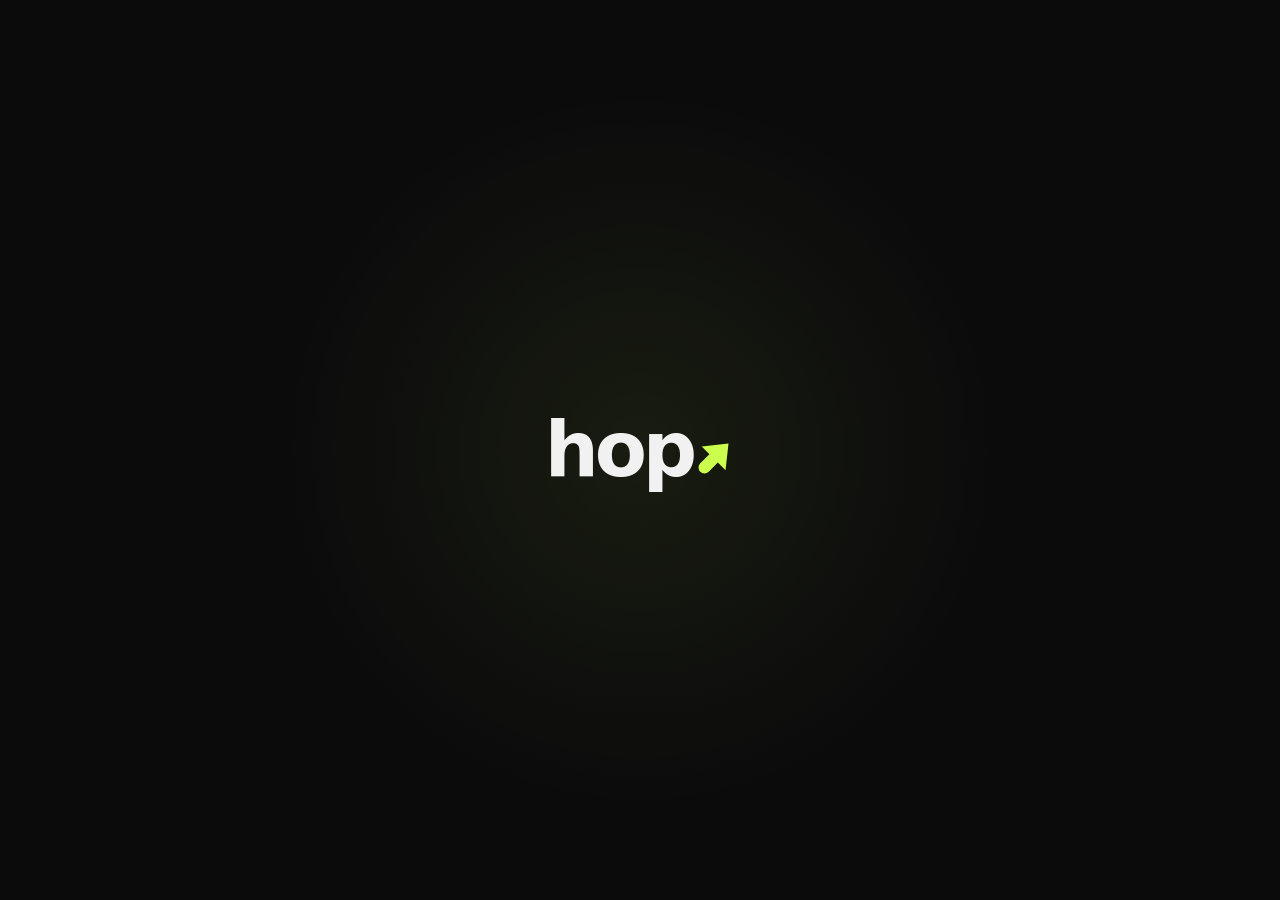
<file: hop/ui/index.html>
<!doctype html>
<html lang="en">
<head>
  <meta charset="utf-8">
  <title>Hop</title>
  <link rel="stylesheet" href="styles.css">
  <link rel="stylesheet" href="hop.css">
</head>
<body>
  <div id="splash" class="pywebview-drag-region">
    <div class="glow"></div>
    <span class="mark splash-mark" style="--size:76px"><span class="l">h</span><span class="l">o</span><span class="l">p</span><i class="go"></i></span>
  </div>

  <div id="app">
    <aside id="sidebar">
      <div class="titlebar pywebview-drag-region"></div>
      <div class="side-scroll">
        <div class="card composer">
          <button id="dropzone" class="dropzone">
            <div class="dz-icon" data-icon="upload"></div>
            <b>Drop files to send</b>
            <span>Any file, any size · folders keep their structure</span>
          </button>
          <div class="selection hidden" id="selection">
            <div class="sel-icon" data-icon="layers"></div>
            <div class="t"><b id="sel-title"></b><span id="sel-sub"></span></div>
            <button class="btn-icon" id="sel-clear" title="Clear"><i data-icon="x"></i></button>
          </div>
          <div class="row2">
            <button class="btn-quiet" id="add-files"><i data-icon="file"></i>Add files</button>
            <button class="btn-quiet" id="add-folder"><i data-icon="folder"></i>Add folder</button>
          </div>

          <div class="label label-row"><span>Send to</span><span class="scan" id="scan"><i></i>Looking nearby</span></div>
          <div class="devices" id="devices"></div>
          <button class="add-addr" id="add-addr"><i data-icon="plus"></i>Add someone by Hop code</button>

          <button class="btn-primary" id="send-btn" disabled><i data-icon="send"></i><span>Send</span></button>
        </div>
      </div>

      <footer id="footer">
        <button class="frow" id="name-row" title="Rename this computer"><i data-icon="monitor"></i><span>Visible as</span><span class="path" id="my-name"></span></button>
        <button class="frow" id="save-row" title="Open the folder"><i data-icon="folder"></i><span>Saving to</span><span class="path" id="save-path"></span></button>
        <div class="frow brandrow">
          <span class="mark" style="--size:13px;--knock:var(--sidebar)">hop<i class="go"></i></span>
          <span id="version"></span>
          <button class="update-pill hidden" id="update-pill"></button>
        </div>
      </footer>
    </aside>

    <main id="content">
      <div class="topbar pywebview-drag-region">
        <div class="stats" id="stats"></div>
        <div class="top-actions">
          <button class="btn-quiet" id="open-phone"><i data-icon="phone"></i>Phone</button>
          <button class="btn-icon filled" id="open-inbox" title="Show received files"><i data-icon="inbox"></i></button>
          <button class="btn-icon filled" id="open-settings" title="Settings"><i data-icon="gear"></i></button>
        </div>
      </div>
      <div id="list" class="list"></div>
      <div id="empty" class="empty">
        <div class="logomark lg"><span class="mark" style="--size:30px;--knock:#1d1d1f">hop<i class="go"></i></span></div>
        <h3>Drop files, pick a device</h3>
        <p>Files go straight across your Wi-Fi, end-to-end encrypted.<br>Nothing touches the cloud.</p>
        <div class="chips"><span class="chip">Mac</span><span class="chip">Windows</span><span class="chip">iPhone</span><span class="chip">Android</span><span class="chip">Any size</span><span class="chip">Resumes</span></div>
      </div>
    </main>
  </div>

  <div id="welcome" class="hidden"></div>
  <div id="drop" class="hidden"><div class="drop-frame"></div><div class="drop-inner"><span class="mark" style="--size:54px;--knock:#121213">hop<i class="go"></i></span>Drop to send</div></div>
  <div id="modal-root"></div>
  <div id="toasts"></div>
  <script src="app.js"></script>
</body>
</html>
</file>
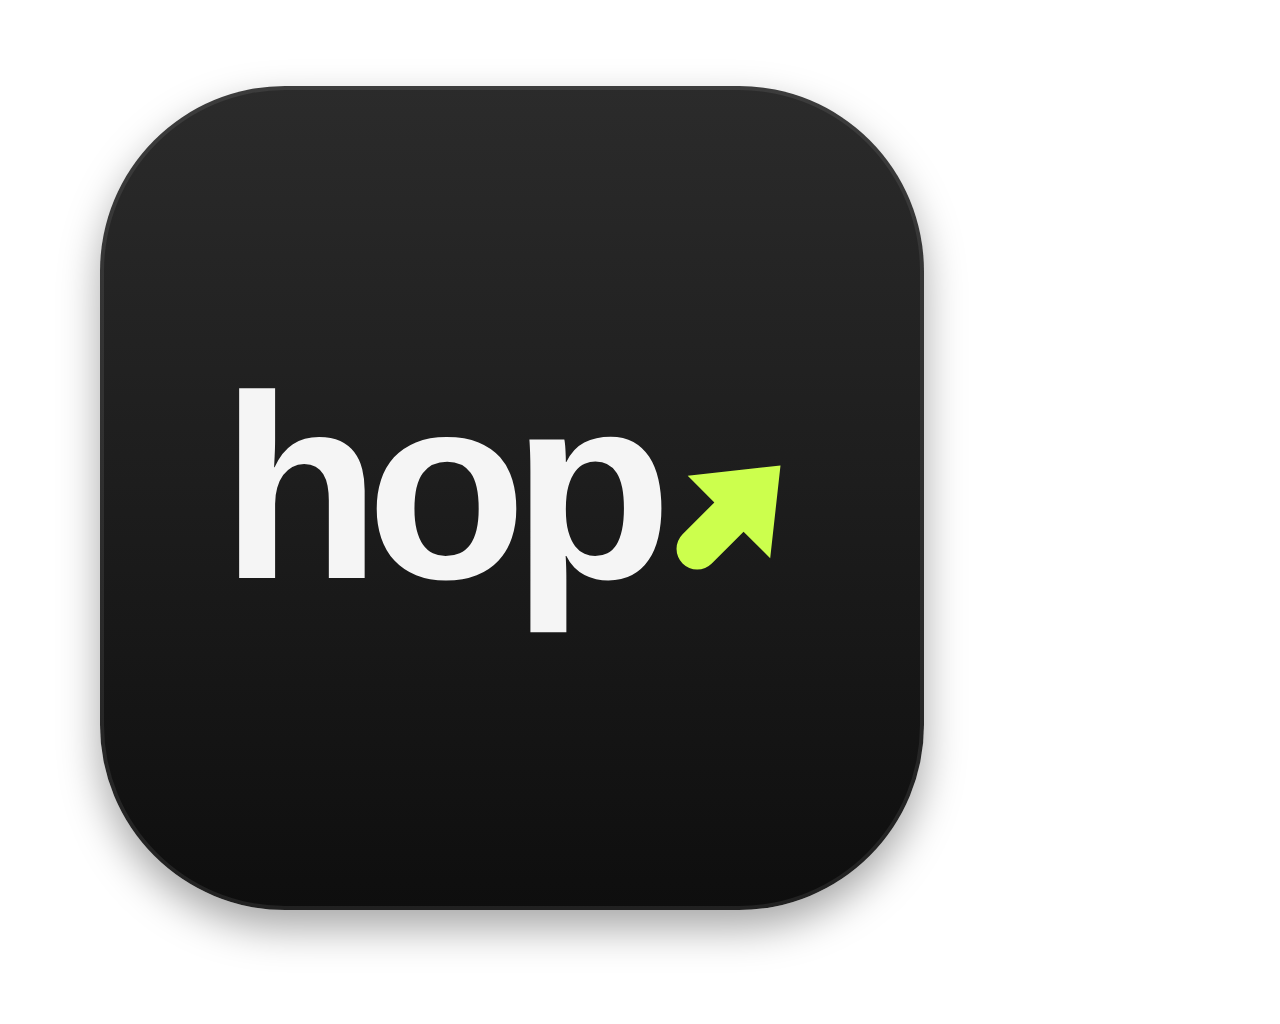
<file: assets/make_icon.html>
<!doctype html>
<!-- Renders the Hop icon: "hop" in a heavy grotesk followed by a lime send arrow.
     Same tile, gradient and type as the Dwn and Tag icons so the apps read as a family.
       node assets/make_icon.js && python assets/make_icon.py -->
<html><head><style>
  html, body { margin: 0; width: 1024px; height: 1024px; background: transparent; }
  .tile { position: absolute; left: 100px; top: 86px; width: 824px; height: 824px; border-radius: 185px;
    background: linear-gradient(#2b2b2b, #0e0e0e); box-shadow: 0 0 0 4px rgba(255,255,255,.08) inset, 0 18px 40px rgba(0,0,0,.35);
    display: flex; align-items: center; justify-content: center; }
  .mark { position: relative; display: inline-block; font: 900 262px/1 "Inter Display", "Inter", sans-serif; letter-spacing: -.055em;
    color: #f5f5f5; padding-right: .055em; margin-top: -20px; }
  .go { display: inline-block; width: .46em; height: .46em; margin-left: .04em; vertical-align: baseline;
  background: url("data:image/svg+xml,%3Csvg xmlns='http://www.w3.org/2000/svg' viewBox='2.46 -2.46 100 100'%3E%3Cpath transform='rotate(45 50 50)' fill='%23ccff4d' d='M33 46V83A17 17 0 0 0 67 83V46H98L50 -14L2 46Z'/%3E%3C/svg%3E") center / contain no-repeat; }
</style></head><body><div class="tile"><span class="mark">hop<i class="go"></i></span></div></body></html>
</file>
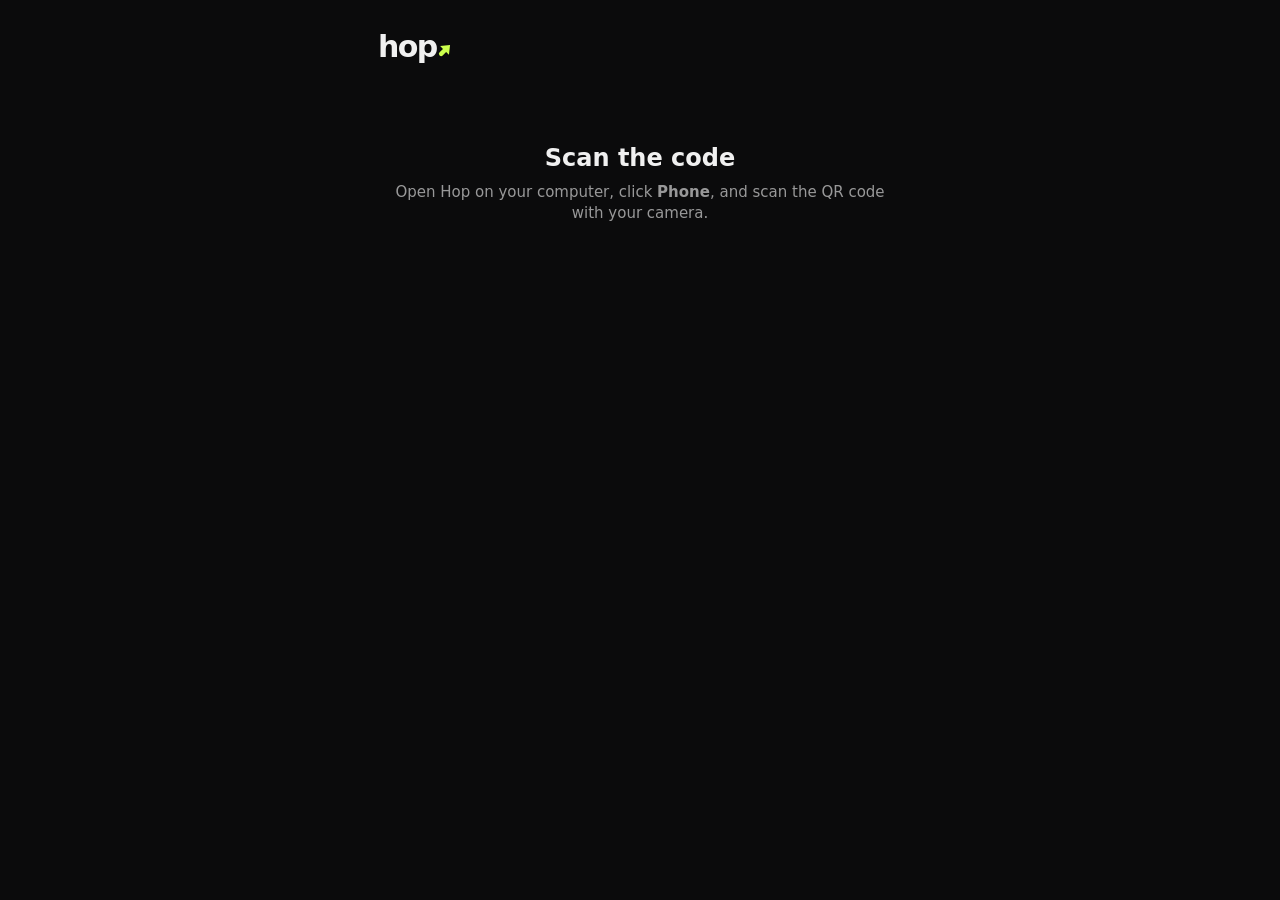
<file: hop/web/phone.html>
<!doctype html>
<html lang="en">
<head>
  <meta charset="utf-8">
  <meta name="viewport" content="width=device-width, initial-scale=1, viewport-fit=cover">
  <meta name="theme-color" content="#0b0b0c">
  <meta name="color-scheme" content="dark">
  <title>Hop</title>
  <link rel="icon" href="icon.png">
  <link rel="apple-touch-icon" href="icon.png">
  <link rel="stylesheet" href="phone.css">
</head>
<body>
  <header>
    <span class="mark">hop<i class="go"></i></span>
    <span class="conn" id="conn"><i></i><span>Connecting…</span></span>
  </header>

  <main id="main" class="hidden">
    <label class="send" id="send-label">
      <input type="file" id="picker" multiple>
      <span class="send-icon"><svg viewBox="0 0 24 24"><path d="M12 15V4"/><path d="m7 9 5-5 5 5"/><path d="M4 15v3a2 2 0 0 0 2 2h12a2 2 0 0 0 2-2v-3"/></svg></span>
      <b id="send-title">Send to computer</b>
      <span>Photos, videos, any file</span>
    </label>

    <section id="inbox-sec" class="hidden">
      <h2>From <span id="pc-name">your computer</span></h2>
      <div id="inbox" class="list"></div>
    </section>

    <section id="sent-sec" class="hidden">
      <h2>Sent</h2>
      <div id="sent" class="list"></div>
    </section>

    <p class="note"><svg viewBox="0 0 24 24"><rect x="4" y="11" width="16" height="10" rx="2"/><path d="M8 11V7a4 4 0 0 1 8 0v4"/></svg>
      End-to-end encrypted over your Wi-Fi. Nothing is uploaded to the internet.</p>
  </main>

  <div id="nokey" class="hidden center">
    <h1>Scan the code</h1>
    <p>Open Hop on your computer, click <b>Phone</b>, and scan the QR code with your camera.</p>
  </div>

  <script src="nacl-fast.min.js"></script>
  <script src="phone.js"></script>
</body>
</html>
</file>
<file: hop/ui/styles.css>
/* Design system shared with Dwn: near-black surfaces, fill-only controls,
   white primary actions, one lime accent. */
:root {
  --bg: #0b0b0c;
  --sidebar: #101012;
  --card: #17171a;
  --raised: #212125;
  --fill: rgba(255,255,255,.055);
  --fill-hover: rgba(255,255,255,.085);
  --fill-on: rgba(255,255,255,.12);
  --stroke: rgba(255,255,255,.075);
  --stroke-strong: rgba(255,255,255,.14);
  --text: rgba(255,255,255,.94);
  --text2: rgba(255,255,255,.56);
  --text3: rgba(255,255,255,.34);
  --accent: #ccff4d;
  --warn: #ffb359;
  --danger: #ff6b66;
  --r: 10px;
  --control: 36px;
  --control-lg: 44px;
  --font: -apple-system, BlinkMacSystemFont, "SF Pro Text", "Segoe UI Variable Text", "Segoe UI", system-ui, sans-serif;
  --font-display: -apple-system, BlinkMacSystemFont, "SF Pro Display", "Segoe UI Variable Display", "Segoe UI", system-ui, sans-serif;
}
* { box-sizing: border-box; margin: 0; padding: 0; }
html, body { height: 100%; background: var(--bg); color: var(--text); font: 13px/1.35 var(--font);
  -webkit-font-smoothing: antialiased; user-select: none; -webkit-user-select: none; overflow: hidden; cursor: default; }
button { font: inherit; color: inherit; background: none; border: 0; cursor: default; text-align: inherit; }
ul { list-style: none; }
.hidden { display: none !important; }
.faint { color: var(--text3); }
::-webkit-scrollbar { width: 10px; }
::-webkit-scrollbar-thumb { background: rgba(255,255,255,.12); border-radius: 10px; border: 3px solid transparent; background-clip: padding-box; }
svg.i { width: 14px; height: 14px; flex: none; stroke: currentColor; fill: none; stroke-width: 1.8; stroke-linecap: round; stroke-linejoin: round; display: block; }

/* ---------- the mark: "hop" and a lime send arrow (as "dwn" has its arrow, "tag" its strike, "pxl" its pixel) ---------- */
.mark { position: relative; display: inline-block; font: 900 var(--size, 40px)/1 var(--font-display); letter-spacing: -.055em;
  color: var(--text); padding-right: .055em; white-space: nowrap; }
.mark .go { display: inline-block; width: .46em; height: .46em; margin-left: .04em; vertical-align: baseline;
  background: url("data:image/svg+xml,%3Csvg xmlns='http://www.w3.org/2000/svg' viewBox='2.46 -2.46 100 100'%3E%3Cpath transform='rotate(45 50 50)' fill='%23ccff4d' d='M33 46V83A17 17 0 0 0 67 83V46H98L50 -14L2 46Z'/%3E%3C/svg%3E") center / contain no-repeat; }
.logomark { width: 40px; height: 40px; border-radius: 11px; flex: none; display: flex; align-items: center; justify-content: center;
  background: linear-gradient(#2b2b2d, #121213); border: 1px solid var(--stroke-strong); box-shadow: 0 4px 14px rgba(0,0,0,.35); }
.logomark .mark { --knock: #1d1d1f; margin-top: -.12em; font-size: calc(var(--size, 40px) * .78); }
.logomark.lg { width: 76px; height: 76px; border-radius: 21px; }

/* ---------- surfaces & controls ---------- */
.card { background: var(--card); border: 1px solid var(--stroke); border-radius: 16px; }
.card.pad { padding: 14px; display: flex; flex-direction: column; gap: 10px; }
.label { font-size: 11.5px; font-weight: 600; color: var(--text3); }

.btn-primary { display: flex; align-items: center; justify-content: center; gap: 8px; width: 100%; height: var(--control-lg);
  border-radius: var(--r); background: rgba(255,255,255,.95); color: #000; font-weight: 600; font-size: 13.5px;
  transition: transform .1s, background .12s; }
.btn-primary:hover { background: #fff; }
.btn-primary:active { transform: scale(.985); background: rgba(255,255,255,.8); }
.btn-primary:disabled { background: var(--fill); color: var(--text3); transform: none; }
.btn-primary svg.i { stroke-width: 2.2; }
.btn-quiet { display: inline-flex; align-items: center; justify-content: center; gap: 7px; height: var(--control); padding: 0 12px;
  border-radius: var(--r); background: var(--fill); color: var(--text); font-weight: 500; font-size: 12.5px; transition: background .12s; white-space: nowrap; }
.btn-quiet:hover { background: var(--fill-hover); }
.btn-quiet:active { background: var(--fill-on); }
.btn-quiet svg.i { color: var(--text2); }
.btn-icon { display: inline-flex; align-items: center; justify-content: center; width: 28px; height: 28px; border-radius: 8px;
  color: var(--text2); transition: background .12s, color .12s; flex: none; }
.btn-icon:hover { background: var(--fill-hover); color: var(--text); }

/* ---------- layout ---------- */
#app { position: fixed; inset: 0; display: flex; opacity: 0; transition: opacity .5s; }
#app.in { opacity: 1; }
#sidebar { width: 340px; flex: none; display: flex; flex-direction: column; background: var(--sidebar); border-right: 1px solid var(--stroke); position: relative; }
.titlebar { position: absolute; top: 0; left: 0; right: 0; height: 40px; z-index: 2; }
.side-scroll { flex: 1; overflow-y: auto; padding: 44px 14px 12px; display: flex; flex-direction: column; gap: 12px; }
.side-scroll::-webkit-scrollbar { display: none; }
body.win .side-scroll { padding-top: 16px; }
body.win .titlebar { display: none; }

.brand { display: flex; align-items: center; gap: 12px; padding: 2px 4px 6px; }
.brand b { display: block; font: 700 15px var(--font-display); letter-spacing: -.01em; }
.brand span { font-size: 11.5px; }

.add-card { padding: 8px; display: flex; flex-direction: column; gap: 8px; }
.dropzone { display: flex; flex-direction: column; align-items: center; justify-content: center; gap: 6px; height: 120px; width: 100%;
  border-radius: 12px; border: 1.5px dashed rgba(255,255,255,.13); text-align: center; transition: border-color .15s, background .15s; }
.dropzone:hover, body.dragging .dropzone { border-color: rgba(204,255,77,.6); background: rgba(204,255,77,.035); }
.dropzone b { font-weight: 600; font-size: 13.5px; }
.dropzone span { color: var(--text3); font-size: 11px; letter-spacing: .02em; }
.dz-icon { width: 38px; height: 38px; border-radius: 11px; background: var(--fill); display: flex; align-items: center; justify-content: center;
  color: var(--accent); margin-bottom: 2px; }
.dz-icon svg.i { width: 18px; height: 18px; stroke-width: 2; }
.row2 { display: flex; gap: 8px; }
.row2 .btn-quiet { flex: 1; }

.radio-list { border-radius: 12px; overflow: hidden; background: var(--fill); }
.radio-list button { display: flex; align-items: center; gap: 12px; width: 100%; padding: 10px 12px; }
.radio-list button + button { border-top: 1px solid var(--stroke); }
.radio-list button:hover { background: rgba(255,255,255,.025); }
.radio-list .dot { width: 14px; height: 14px; border-radius: 50%; border: 1.5px solid var(--text3); flex: none; transition: border .15s; }
.radio-list button.on .dot { border: 4px solid var(--accent); }
.radio-list div { min-width: 0; }
.radio-list b { display: block; font-weight: 500; }
.radio-list span { display: block; color: var(--text3); font-size: 11.5px; overflow: hidden; text-overflow: ellipsis; white-space: nowrap; direction: rtl; text-align: left; }

.removes { display: flex; flex-direction: column; gap: 10px; }
.removes li { display: flex; gap: 10px; align-items: flex-start; }
.removes li > svg.i { color: var(--text3); margin-top: 1px; width: 15px; height: 15px; }
.removes b { display: block; font-weight: 500; }
.removes span { display: block; color: var(--text3); font-size: 11.5px; }
.keeps { display: flex; gap: 8px; align-items: center; color: var(--text2); font-size: 11.5px; padding-top: 10px; border-top: 1px solid var(--stroke); }
.keeps svg.i { color: var(--accent); stroke-width: 2.4; }

.side-foot { padding: 12px 14px 14px; display: flex; flex-direction: column; gap: 10px; border-top: 1px solid var(--stroke); }
.foot-note { color: var(--text3); font-size: 11.5px; display: flex; gap: 6px; align-items: center; justify-content: center; }
.foot-note .ok { width: 6px; height: 6px; border-radius: 50%; background: var(--accent); }
.foot-note .bad { width: 6px; height: 6px; border-radius: 50%; background: var(--warn); }

.progress { height: 4px; border-radius: 4px; background: var(--raised); overflow: hidden; }
.progress > div { height: 100%; width: 0; background: var(--accent); border-radius: 4px; transition: width .35s ease-out; min-width: 6px; }

#content { flex: 1; display: flex; flex-direction: column; min-width: 0; background: linear-gradient(to bottom, rgba(0,0,0,.35), var(--bg) 25%); position: relative; }
.topbar { height: 64px; flex: none; display: flex; align-items: center; padding: 14px 18px 6px 24px; gap: 10px; }
.stats { display: flex; gap: 8px; align-items: center; }
.stat { display: inline-flex; align-items: baseline; gap: 6px; padding: 6px 12px; border-radius: 999px; background: var(--card); border: 1px solid var(--stroke);
  font-size: 12px; color: var(--text2); }
.stat b { font: 700 13px var(--font-display); color: var(--text); font-variant-numeric: tabular-nums; }
.stat.warn b { color: var(--warn); }
.stat.lime b { color: var(--accent); }
.top-actions { margin-left: auto; display: flex; gap: 8px; }
.list { flex: 1; overflow-y: auto; padding: 4px 18px 60px 18px; }

/* ---------- rows ---------- */
.row { display: flex; align-items: center; gap: 14px; padding: 10px; border-radius: 14px; animation: up .25s ease-out; position: relative; }
.row:hover { background: var(--card); }
.thumb { width: 64px; height: 44px; border-radius: 8px; overflow: hidden; background: var(--fill); flex: none; position: relative;
  display: flex; align-items: center; justify-content: center; color: var(--text3); }
.thumb img { width: 100%; height: 100%; object-fit: cover; display: block; animation: fade .25s; }
.thumb .ext { position: absolute; left: 4px; bottom: 3px; font-size: 9px; font-weight: 700; color: #fff; background: rgba(0,0,0,.7);
  border-radius: 4px; padding: 0 4px; letter-spacing: .03em; }
.row .meta { flex: 1; min-width: 0; display: flex; flex-direction: column; gap: 5px; }
.row .title { font-weight: 500; font-size: 13.5px; white-space: nowrap; overflow: hidden; text-overflow: ellipsis; }
.row .tags { display: flex; gap: 5px; flex-wrap: wrap; align-items: center; min-height: 18px; }
.tag { display: inline-flex; align-items: center; gap: 4px; padding: 1px 7px; border-radius: 999px; font-size: 11px; font-weight: 600;
  background: rgba(255,179,89,.11); color: var(--warn); white-space: nowrap; }
.tag.removed { background: var(--fill); color: var(--text3); text-decoration: line-through; text-decoration-color: var(--accent); text-decoration-thickness: 1.5px; }
.tag.more { background: var(--fill); color: var(--text2); }
.sub { color: var(--text3); font-size: 11.5px; display: flex; gap: 6px; align-items: center; white-space: nowrap; overflow: hidden; }
.sub .path { overflow: hidden; text-overflow: ellipsis; }
.err { color: var(--warn); font-size: 11.5px; }

.status { flex: none; display: inline-flex; align-items: center; gap: 6px; height: 26px; padding: 0 10px; border-radius: 999px;
  font-size: 11.5px; font-weight: 600; background: var(--fill); color: var(--text2); white-space: nowrap; }
.status svg.i { width: 12px; height: 12px; stroke-width: 2.6; }
.status.done { background: var(--accent); color: #000; }
.status.ai { background: rgba(255,179,89,.13); color: var(--warn); }
.status.failed { background: rgba(255,107,102,.13); color: var(--danger); }
.status.busy { position: relative; overflow: hidden; }
.status.busy::after { content: ""; position: absolute; inset: 0; background: linear-gradient(90deg, transparent, rgba(204,255,77,.25), transparent);
  animation: shimmer 1.1s linear infinite; }
.acts { display: flex; gap: 2px; opacity: 0; transition: opacity .12s; }
.row:hover .acts { opacity: 1; }

.empty { position: absolute; inset: 64px 0 0 0; display: flex; flex-direction: column; align-items: center; justify-content: center; gap: 16px;
  text-align: center; padding: 0 40px 40px; pointer-events: none; }
.empty h3 { font: 700 20px var(--font-display); margin-top: 6px; }
.empty p { color: var(--text2); font-size: 13.5px; line-height: 1.5; }
.chips { display: flex; gap: 6px; flex-wrap: wrap; justify-content: center; max-width: 460px; margin-top: 4px; }
.chip { padding: 4px 10px; border-radius: 999px; background: var(--card); border: 1px solid var(--stroke); color: var(--text3); font-size: 11.5px; font-weight: 500; }
.pixel-note { position: absolute; left: 0; right: 0; bottom: 0; padding: 10px 24px 14px; display: flex; gap: 8px; align-items: center; justify-content: center;
  color: var(--text3); font-size: 11.5px; background: linear-gradient(transparent, var(--bg) 45%); pointer-events: none; }

/* ---------- splash ---------- */
#splash { position: fixed; inset: 0; display: flex; flex-direction: column; align-items: center; justify-content: center; gap: 26px;
  background: var(--bg); z-index: 40; transition: opacity .5s, transform .5s; }
#splash.out { opacity: 0; transform: scale(1.04); pointer-events: none; }
#splash .glow { position: absolute; inset: 0; background: radial-gradient(circle at 50% 50%, rgba(204,255,77,.07), transparent 360px);
  opacity: 0; animation: fadein 1.2s .5s ease-out forwards; }
/* Hop's own entrance: the letters spring up from the baseline one after another, then the arrow is
   sent: it shoots in from the lower left trailing a lime streak, overshoots up and to the right, and
   settles. */
.splash-mark .l { display: inline-block; opacity: 0; transform-origin: 50% 100%; animation: hop-spring .5s cubic-bezier(.34,1.56,.64,1) .05s forwards; }
.splash-mark .l:nth-child(2) { animation-delay: .12s; }
.splash-mark .l:nth-child(3) { animation-delay: .19s; }
.splash-mark .go { position: relative; opacity: 0; transform: translate(-.55em, .55em) scale(.5);
  animation: hop-send .6s cubic-bezier(.2,.9,.3,1.25) .62s forwards; }
.splash-mark .go::before { content: ""; position: absolute; left: -.62em; bottom: .03em; width: .7em; height: .07em; border-radius: 1em;
  background: linear-gradient(90deg, transparent, rgba(204,255,77,.7)); transform: rotate(-45deg); transform-origin: right center;
  opacity: 0; animation: hop-streak .7s ease-out .62s forwards; }
@keyframes hop-spring { 0% { opacity: 0; transform: scale(.2); } 30% { opacity: 1; } 100% { opacity: 1; transform: none; } }
@keyframes hop-send { 0% { opacity: 0; transform: translate(-.55em, .55em) scale(.5); } 25% { opacity: 1; } 100% { opacity: 1; transform: none; } }
@keyframes hop-streak { 0% { opacity: 0; } 30% { opacity: 1; } 100% { opacity: 0; transform: rotate(-45deg) scaleX(.2); } }
.splash-status { color: var(--text3); font-weight: 600; font-size: 13px; letter-spacing: .02em; opacity: 0; animation: fadein .4s .9s forwards; }

/* ---------- drop overlay ---------- */
#drop { position: fixed; inset: 0; background: rgba(11,11,12,.8); z-index: 60; pointer-events: none; animation: fade .12s; }
.drop-frame { position: absolute; inset: 14px; border: 2px dashed var(--accent); border-radius: 22px; }
.drop-inner { position: absolute; inset: 0; display: flex; flex-direction: column; align-items: center; justify-content: center; gap: 22px;
  font: 700 20px var(--font-display); }
.drop-inner .mark { --knock: #121213; }

/* ---------- modal ---------- */
.modal-back { position: fixed; inset: 0; background: rgba(0,0,0,.55); display: flex; align-items: center; justify-content: center; z-index: 50; animation: fade .15s; }
.modal { width: 520px; max-height: calc(100vh - 60px); overflow: auto; background: var(--sidebar); border: 1px solid var(--stroke-strong); border-radius: 18px;
  box-shadow: 0 20px 60px rgba(0,0,0,.6); animation: pop .2s cubic-bezier(.3,.9,.3,1); padding: 20px; display: flex; flex-direction: column; gap: 14px; }
.modal-head { display: flex; gap: 14px; align-items: center; }
.modal-head .thumb { width: 84px; height: 58px; }
.modal-head .t { flex: 1; min-width: 0; }
.modal h2 { font: 700 17px var(--font-display); white-space: nowrap; overflow: hidden; text-overflow: ellipsis; }
.group { background: var(--card); border: 1px solid var(--stroke); border-radius: 12px; padding: 4px 14px; }
.group > div { padding: 9px 0; display: flex; gap: 10px; align-items: center; }
.group > div + div { border-top: 1px solid var(--stroke); }
.group .k { flex: 1; color: var(--text2); }
.group .v { color: var(--text); font-weight: 500; text-align: right; }
.group .empty-row { color: var(--text3); }
.modal .foot { display: flex; gap: 8px; justify-content: flex-end; }

/* ---------- toasts ---------- */
#toasts { position: fixed; left: 340px; right: 0; bottom: 44px; display: flex; flex-direction: column; align-items: center; gap: 6px; pointer-events: none; z-index: 100; }
.toast { pointer-events: auto; display: flex; align-items: center; gap: 10px; padding: 10px 16px; border-radius: 999px; background: var(--raised);
  border: 1px solid var(--stroke-strong); box-shadow: 0 6px 24px rgba(0,0,0,.4); font-weight: 500; max-width: 560px; animation: up .25s ease-out; }
.toast svg.i { color: var(--accent); stroke-width: 2.4; }
.toast.err svg.i { color: var(--warn); }
.toast button { color: var(--accent); font-weight: 600; margin-left: 4px; }

@keyframes up { from { transform: translateY(8px); opacity: 0; } }
@keyframes fade { from { opacity: 0; } }
@keyframes pop { from { transform: scale(.97); opacity: 0; } }
@keyframes rise { to { opacity: 1; transform: none; filter: none; } }
@keyframes swipe { to { transform: scaleX(1); } }
@keyframes fadein { to { opacity: 1; } }
@keyframes shimmer { from { transform: translateX(-100%); } to { transform: translateX(100%); } }

/* ---------- footer, update pill ---------- */
.foot-row { display: flex; align-items: center; gap: 8px; min-height: 22px; }
.foot-row .foot-note { flex: 1; justify-content: flex-start; padding-left: 2px; }
.update-pill { display: inline-flex; align-items: center; gap: 6px; padding: 4px 10px; border-radius: 999px; background: var(--accent);
  color: #000; font-weight: 600; font-size: 11.5px; white-space: nowrap; animation: up .3s ease-out; transition: transform .1s; }
.update-pill:hover { transform: scale(1.03); }
.update-pill svg.i { width: 12px; height: 12px; stroke-width: 2.4; }
.btn-icon.lg { width: 32px; height: 32px; }

/* ---------- switch / settings ---------- */
.switch { width: 34px; height: 20px; border-radius: 10px; background: rgba(255,255,255,.1); position: relative; flex: none; transition: background .2s; }
.switch::after { content: ""; position: absolute; top: 3px; left: 3px; width: 14px; height: 14px; border-radius: 50%;
  background: rgba(255,255,255,.55); transition: transform .26s cubic-bezier(.3,.9,.3,1), background .2s; }
.switch.on { background: rgba(255,255,255,.95); }
.switch.on::after { transform: translateX(14px); background: #000; }
.opt { display: flex; align-items: center; gap: 12px; width: 100%; text-align: left; }
.opt .t { flex: 1; }
.opt .t b { display: block; font-weight: 500; }
.opt .t span { display: block; color: var(--text3); font-size: 11.5px; }
.modal.settings { width: 560px; gap: 12px; }
.modal-title { display: flex; align-items: center; gap: 12px; }
.modal-title h2 { flex: 1; }
.group > .opt { padding: 11px 0; }
.ver-row { display: flex; align-items: center; gap: 12px; }
.ver-row .t { flex: 1; }
.ver-row b { display: block; font-weight: 500; }
.ver-row span { color: var(--text3); font-size: 11.5px; }
.ver-row .ok { color: var(--accent); }
.ver-row .bad { color: var(--warn); }
.notes { background: var(--card); border: 1px solid var(--stroke); border-radius: 12px; padding: 12px 14px; max-height: 220px; overflow: auto;
  white-space: pre-wrap; color: var(--text2); font-size: 12.5px; line-height: 1.5; user-select: text; -webkit-user-select: text; }
.update-hero { display: flex; gap: 14px; align-items: center; }
.update-hero h2 { white-space: normal; }
.update-hero p { color: var(--text2); font-size: 12.5px; margin-top: 2px; }
.btn-primary.inline { width: auto; padding: 0 18px; height: var(--control); font-size: 12.5px; }
.link { color: var(--text2); font-weight: 500; font-size: 12.5px; margin-right: auto; }
.link:hover { color: var(--text); }

/* ---------- welcome ---------- */
#welcome { position: fixed; inset: 0; background: var(--bg); z-index: 45; display: flex; flex-direction: column; align-items: center; padding: 56px 40px 32px; }
#welcome .glow { position: absolute; inset: 0; background: radial-gradient(circle at 50% 35%, rgba(204,255,77,.06), transparent 420px); pointer-events: none; }
#welcome .dots { display: flex; gap: 6px; height: 20px; align-items: center; }
#welcome .dots i { height: 6px; width: 8px; border-radius: 6px; background: var(--raised); transition: width .3s, background .3s; }
#welcome .dots i.on { background: var(--accent); }
#welcome .dots i.cur { width: 26px; }
#welcome .page { flex: 1; width: 100%; max-width: 560px; display: flex; flex-direction: column; justify-content: center; align-items: center;
  text-align: center; animation: slide .35s cubic-bezier(.3,.9,.3,1); position: relative; }
#welcome h1 { font: 700 28px var(--font-display); margin: 26px 0 8px; letter-spacing: -.01em; }
#welcome .lead { color: var(--text2); font-size: 14px; line-height: 1.5; margin-bottom: 26px; }
#welcome .foot { width: 100%; max-width: 560px; display: flex; align-items: center; gap: 14px; position: relative; }
#welcome .foot .btn-primary { width: 180px; margin-left: auto; }
.facts { display: flex; gap: 10px; width: 100%; }
.fact { flex: 1; text-align: left; padding: 14px; display: flex; flex-direction: column; gap: 6px; }
.fact svg.i { color: var(--accent); width: 18px; height: 18px; }
.fact b { font-weight: 600; }
.fact span { color: var(--text3); font-size: 12px; line-height: 1.4; }
#welcome .group { width: 100%; text-align: left; }
@keyframes slide { from { opacity: 0; transform: translateX(30px); } }
.foot-row .foot-note { white-space: nowrap; overflow: hidden; }

/* ---------- minimal layout (Dwn-style) ---------- */
.composer { padding: 10px; display: flex; flex-direction: column; gap: 10px; }
.composer .label { padding: 4px 2px 0; }
.composer .btn-primary { margin-top: 2px; }
.tabs { display: flex; gap: 2px; padding: 3px; background: rgba(255,255,255,.045); border-radius: var(--r); }
.tabs button { flex: 1; display: flex; align-items: center; justify-content: center; gap: 6px; height: 30px; border-radius: 8px;
  color: var(--text3); font-weight: 600; font-size: 12.5px; transition: color .15s, background .2s; }
.tabs button svg.i { width: 13px; height: 13px; }
.tabs button:hover { color: var(--text2); }
.tabs button.on { color: var(--text); background: rgba(255,255,255,.11); box-shadow: 0 1px 2px rgba(0,0,0,.25); }
.custom-row { display: flex; align-items: center; gap: 8px; height: var(--control); padding: 0 12px; border-radius: var(--r); background: var(--fill);
  color: var(--text2); width: 100%; transition: background .12s; }
.custom-row:hover { background: var(--fill-hover); }
.custom-row svg.i { color: var(--text3); }
.custom-row .path { flex: 1; min-width: 0; overflow: hidden; text-overflow: ellipsis; white-space: nowrap; direction: rtl; text-align: left; font-weight: 500; color: var(--text); }
.custom-row .change { color: var(--text3); font-size: 12px; font-weight: 500; }
#footer { padding: 0 20px 14px; display: flex; flex-direction: column; gap: 7px; color: var(--text3); font-size: 11.5px; }
#footer .frow { display: flex; align-items: center; gap: 8px; min-width: 0; width: 100%; min-height: 16px; }
#footer .frow svg.i { width: 13px; height: 13px; flex: none; }
#footer .frow .path { color: var(--text2); overflow: hidden; text-overflow: ellipsis; white-space: nowrap; min-width: 0; }
#footer button.frow:hover .path { color: var(--text); }
#footer .dot { width: 6px; height: 6px; border-radius: 50%; background: var(--accent); flex: none; margin: 0 3.5px; }
#footer .dot.bad { background: var(--warn); }
#footer .brandrow { margin-top: 4px; min-height: 24px; }
#footer .brandrow .mark { color: var(--text2); }
#footer .update-pill { margin-left: auto; }
.btn-icon.filled { background: var(--fill); width: 32px; height: 32px; }
.btn-icon.filled:hover { background: var(--fill-hover); }
.about { color: var(--text3); font-size: 12px; line-height: 1.5; padding: 0 2px; }

/* Splash letters animate with blur; WebKit clips filtered boxes, so give the
   letter boxes room for the "g" descender without moving the baseline. */
.splash-mark .l { padding: .1em .2em .3em; margin: -.1em -.2em -.3em; }
.thumb img { animation: none; }
#footer .frow > span:not(.path) { white-space: nowrap; flex: none; }
.btn-primary { transition: transform .1s; }
</file>
<file: hop/ui/hop.css>
/* Hop-specific pieces on top of the shared PXL design system (styles.css). */

/* selection */
.selection { display: flex; align-items: center; gap: 10px; padding: 10px 10px 10px 12px; border-radius: 12px; background: rgba(204,255,77,.06);
  border: 1px solid rgba(204,255,77,.22); animation: up .2s ease-out; }
.sel-icon { width: 34px; height: 34px; border-radius: 10px; background: rgba(204,255,77,.12); color: var(--accent); display: flex; align-items: center; justify-content: center; flex: none; }
.selection .t { flex: 1; min-width: 0; }
.selection b { display: block; font-weight: 600; white-space: nowrap; overflow: hidden; text-overflow: ellipsis; }
.selection span { display: block; color: var(--text2); font-size: 11.5px; }
.has-sel .dropzone { height: 64px; flex-direction: row; gap: 10px; }
.has-sel .dropzone .dz-icon { width: 28px; height: 28px; margin: 0; border-radius: 8px; }
.has-sel .dropzone span { display: none; }
.has-sel .dropzone b { font-size: 12.5px; color: var(--text2); }

/* devices */
.label-row { display: flex; align-items: center; justify-content: space-between; }
.scan { display: inline-flex; align-items: center; gap: 6px; font-weight: 500; }
.scan i { width: 6px; height: 6px; border-radius: 50%; background: var(--accent); animation: pulse 1.6s ease-in-out infinite; }
.scan.off i { background: var(--warn); animation: none; }
@keyframes pulse { 50% { opacity: .25; transform: scale(.7); } }
.devices { display: flex; flex-direction: column; gap: 2px; border-radius: 12px; background: var(--fill); padding: 3px; }
.dev { display: flex; align-items: center; gap: 11px; width: 100%; padding: 8px 9px; border-radius: 9px; transition: background .12s; }
.dev:hover { background: rgba(255,255,255,.04); }
.dev.on { background: rgba(255,255,255,.1); box-shadow: 0 1px 2px rgba(0,0,0,.25); }
.dev .di { width: 32px; height: 32px; border-radius: 9px; background: var(--raised); display: flex; align-items: center; justify-content: center; color: var(--text2); flex: none; position: relative; }
.dev.on .di { background: var(--accent); color: #000; }
.dev .di svg.i { width: 16px; height: 16px; }
.dev .di .lock { position: absolute; right: -3px; bottom: -3px; width: 14px; height: 14px; border-radius: 50%; background: var(--sidebar);
  display: flex; align-items: center; justify-content: center; color: var(--accent); }
.dev .di .lock svg.i { width: 9px; height: 9px; stroke-width: 2.6; }
.dev .t { flex: 1; min-width: 0; }
.dev b { display: block; font-weight: 500; white-space: nowrap; overflow: hidden; text-overflow: ellipsis; }
.dev span { display: block; color: var(--text3); font-size: 11.5px; }
.dev.offline { opacity: .45; }
.dev .more { opacity: 0; }
.dev:hover .more { opacity: 1; }
.devices .none { padding: 14px 12px; color: var(--text3); font-size: 12px; line-height: 1.45; text-align: center; }
.add-addr { display: inline-flex; align-items: center; gap: 6px; color: var(--text3); font-size: 12px; font-weight: 500; padding: 0 4px; align-self: flex-start; }
.add-addr:hover { color: var(--text2); }
.add-addr svg.i { width: 12px; height: 12px; }

/* transfers */
.trow { display: flex; align-items: center; gap: 14px; padding: 12px; border-radius: 14px; animation: up .25s ease-out; }
.trow:hover { background: var(--card); }
.ticon { width: 44px; height: 44px; border-radius: 12px; background: var(--fill); flex: none; display: flex; align-items: center; justify-content: center; color: var(--text2); }
.ticon svg.i { width: 18px; height: 18px; }
.ticon.in { color: var(--accent); background: rgba(204,255,77,.08); }
.trow .meta { flex: 1; min-width: 0; display: flex; flex-direction: column; gap: 6px; }
.trow .title { font-weight: 500; font-size: 13.5px; white-space: nowrap; overflow: hidden; text-overflow: ellipsis; }
.trow .sub b { color: var(--text2); font-weight: 500; }
.tbar { height: 4px; border-radius: 4px; background: var(--raised); overflow: hidden; }
.tbar > div { height: 100%; background: var(--accent); border-radius: 4px; transition: width .3s ease-out; }
.tbar.hash > div { background: rgba(255,255,255,.35); }
.trow .acts { display: flex; gap: 2px; opacity: 0; transition: opacity .12s; }
.trow:hover .acts { opacity: 1; }
.status.wait { background: rgba(255,179,89,.13); color: var(--warn); }

/* modals */
.code-hero { display: flex; flex-direction: column; align-items: center; gap: 14px; text-align: center; padding: 10px 0 4px; }
.code-hero h2 { white-space: normal; }
.code-hero p { color: var(--text2); font-size: 13px; line-height: 1.5; max-width: 380px; }
.bigcode { font: 800 46px/1 var(--font-display); letter-spacing: .08em; font-variant-numeric: tabular-nums; color: var(--text);
  padding: 18px 26px; border-radius: 16px; background: var(--card); border: 1px solid var(--stroke); user-select: text; -webkit-user-select: text; }
.bigcode em { font-style: normal; display: inline-block; width: .5em; }
.codein { display: flex; gap: 8px; justify-content: center; }
.codein input { width: 46px; height: 58px; border-radius: 12px; border: 1px solid var(--stroke-strong); background: var(--card); color: var(--text);
  font: 700 26px var(--font-display); text-align: center; outline: none; caret-color: var(--accent); }
.codein input:focus { border-color: var(--accent); }
.codein .gap { width: 8px; }
.codein.bad input { border-color: var(--danger); animation: shake .35s; }
@keyframes shake { 25% { transform: translateX(-4px); } 75% { transform: translateX(4px); } }
.modal .err { text-align: center; }
.text-in { width: 100%; height: var(--control); border-radius: var(--r); border: 1px solid var(--stroke-strong); background: var(--card); color: var(--text);
  font: 500 13.5px var(--font); padding: 0 12px; outline: none; user-select: text; -webkit-user-select: text; }
.text-in:focus { border-color: var(--accent); }
.hint { color: var(--text3); font-size: 12px; line-height: 1.5; }
.offer-files { background: var(--card); border: 1px solid var(--stroke); border-radius: 12px; padding: 4px 14px; max-height: 180px; overflow: auto; }
.offer-files div { display: flex; gap: 10px; padding: 8px 0; }
.offer-files div + div { border-top: 1px solid var(--stroke); }
.offer-files .k { flex: 1; min-width: 0; overflow: hidden; text-overflow: ellipsis; white-space: nowrap; }
.offer-files .v { color: var(--text3); }

.phone-wrap { display: flex; gap: 22px; align-items: center; }
.qr { width: 200px; height: 200px; padding: 14px; border-radius: 18px; background: #fff; flex: none; }
.qr svg { width: 100%; height: 100%; display: block; }
.phone-wrap ol { color: var(--text2); font-size: 13px; line-height: 1.5; padding-left: 18px; display: flex; flex-direction: column; gap: 8px; }
.phone-wrap ol b { color: var(--text); font-weight: 600; }
.url { font: 500 11.5px ui-monospace, SFMono-Regular, Menlo, Consolas, monospace; color: var(--text3); word-break: break-all; user-select: text; -webkit-user-select: text; }
.link { display: inline-flex; align-items: center; gap: 6px; }
.link svg.i { width: 13px; height: 13px; }
.logomark.lg > svg.i { width: 26px; height: 26px; color: var(--accent); }
.trow .acts { width: 66px; justify-content: flex-end; }

/* Hop codes */
.code-in { font: 600 18px/1 var(--font-mono, ui-monospace, SFMono-Regular, Menlo, monospace); letter-spacing: .08em; text-align: center; text-transform: uppercase; }
.mycode { display: flex; align-items: center; gap: 10px; margin-top: 14px; padding: 12px 14px; border-radius: var(--r); background: var(--card); border: 1px solid var(--stroke); }
.mycode .t { flex: 1; display: flex; flex-direction: column; gap: 3px; min-width: 0; }
.mycode .k { color: var(--text3); font-size: 11.5px; }
.mycode b { font: 600 16px/1.2 var(--font-mono, ui-monospace, SFMono-Regular, Menlo, monospace); letter-spacing: .06em; color: var(--text); }
.mycode .ok { color: var(--accent); font-size: 11.5px; }
.mycode .faint { font-size: 11.5px; }
.modal .foot .grow { flex: 1; }
.btn-link { background: none; border: 0; padding: 0; color: var(--text3); font: inherit; font-size: 12px; cursor: pointer; text-align: left; }
.btn-link:hover { color: var(--text); text-decoration: underline; }
</file>
<file: hop/web/phone.css>
:root { --bg: #0b0b0c; --card: #17171a; --raised: #212125; --fill: rgba(255,255,255,.06); --stroke: rgba(255,255,255,.08);
  --text: rgba(255,255,255,.94); --text2: rgba(255,255,255,.58); --text3: rgba(255,255,255,.36); --accent: #ccff4d; --warn: #ffb359;
  --font: -apple-system, BlinkMacSystemFont, "SF Pro Text", "Segoe UI", Roboto, system-ui, sans-serif;
  --display: -apple-system, BlinkMacSystemFont, "SF Pro Display", "Segoe UI", Roboto, system-ui, sans-serif; }
* { box-sizing: border-box; margin: 0; padding: 0; -webkit-tap-highlight-color: transparent; }
html, body { background: var(--bg); color: var(--text); font: 15px/1.4 var(--font); -webkit-font-smoothing: antialiased; min-height: 100%; }
body { padding: max(18px, env(safe-area-inset-top)) 16px max(24px, env(safe-area-inset-bottom)); max-width: 560px; margin: 0 auto; }
.hidden { display: none !important; }
svg { width: 18px; height: 18px; stroke: currentColor; fill: none; stroke-width: 1.9; stroke-linecap: round; stroke-linejoin: round; flex: none; }
header { display: flex; align-items: center; justify-content: space-between; padding: 14px 2px 22px; }
.mark { position: relative; display: inline-block; font: 900 30px/1 var(--display); letter-spacing: -.055em; padding-right: .06em; }
.mark .go { display: inline-block; width: .46em; height: .46em; margin-left: .04em; vertical-align: baseline;
  background: url("data:image/svg+xml,%3Csvg xmlns='http://www.w3.org/2000/svg' viewBox='2.46 -2.46 100 100'%3E%3Cpath transform='rotate(45 50 50)' fill='%23ccff4d' d='M33 46V83A17 17 0 0 0 67 83V46H98L50 -14L2 46Z'/%3E%3C/svg%3E") center / contain no-repeat; }
.conn { display: inline-flex; align-items: center; gap: 8px; padding: 6px 12px; border-radius: 999px; background: var(--card); border: 1px solid var(--stroke);
  color: var(--text2); font-size: 13px; font-weight: 500; max-width: 62%; }
.conn span { white-space: nowrap; overflow: hidden; text-overflow: ellipsis; }
.conn i { width: 7px; height: 7px; border-radius: 50%; background: var(--text3); flex: none; }
.conn.ok i { background: var(--accent); }
.conn.bad i { background: var(--warn); }
.send { display: flex; flex-direction: column; align-items: center; gap: 6px; padding: 30px 16px; border-radius: 20px; background: var(--card);
  border: 1.5px dashed rgba(204,255,77,.35); text-align: center; cursor: pointer; transition: transform .1s, background .15s; }
.send:active { transform: scale(.985); background: #1b1b1f; }
.send input { display: none; }
.send-icon { width: 54px; height: 54px; border-radius: 16px; background: var(--accent); color: #000; display: flex; align-items: center; justify-content: center; margin-bottom: 6px; }
.send-icon svg { width: 24px; height: 24px; stroke-width: 2.2; }
.send b { font: 700 18px var(--display); }
.send > span:last-child { color: var(--text3); font-size: 13px; }
section { margin-top: 26px; }
h2 { font: 600 13px var(--font); color: var(--text3); margin: 0 4px 10px; }
.list { display: flex; flex-direction: column; gap: 8px; }
.item { display: flex; align-items: center; gap: 12px; padding: 12px; border-radius: 16px; background: var(--card); border: 1px solid var(--stroke); }
.item .t { flex: 1; min-width: 0; }
.item b { display: block; font-weight: 500; white-space: nowrap; overflow: hidden; text-overflow: ellipsis; }
.item .s { color: var(--text3); font-size: 12.5px; }
.bar { height: 4px; border-radius: 4px; background: var(--raised); overflow: hidden; margin-top: 7px; }
.bar > div { height: 100%; width: 0; background: var(--accent); border-radius: 4px; transition: width .25s; }
.btn { flex: none; height: 38px; padding: 0 16px; border-radius: 12px; border: 0; background: rgba(255,255,255,.95); color: #000; font: 600 14px var(--font); }
.btn:disabled { background: var(--fill); color: var(--text3); }
.btn.quiet { background: var(--fill); color: var(--text); }
.ok-badge { flex: none; display: inline-flex; align-items: center; gap: 5px; height: 28px; padding: 0 10px; border-radius: 999px; background: var(--accent); color: #000; font-size: 12.5px; font-weight: 600; }
.ok-badge svg { width: 13px; height: 13px; stroke-width: 2.6; }
.note { display: flex; gap: 8px; align-items: flex-start; color: var(--text3); font-size: 12.5px; margin: 28px 4px 0; }
.note svg { width: 14px; height: 14px; margin-top: 2px; }
.center { text-align: center; padding: 60px 12px; }
.center h1 { font: 700 24px var(--display); margin-bottom: 10px; }
.center p { color: var(--text2); }
.err { color: var(--warn); }
</file>
